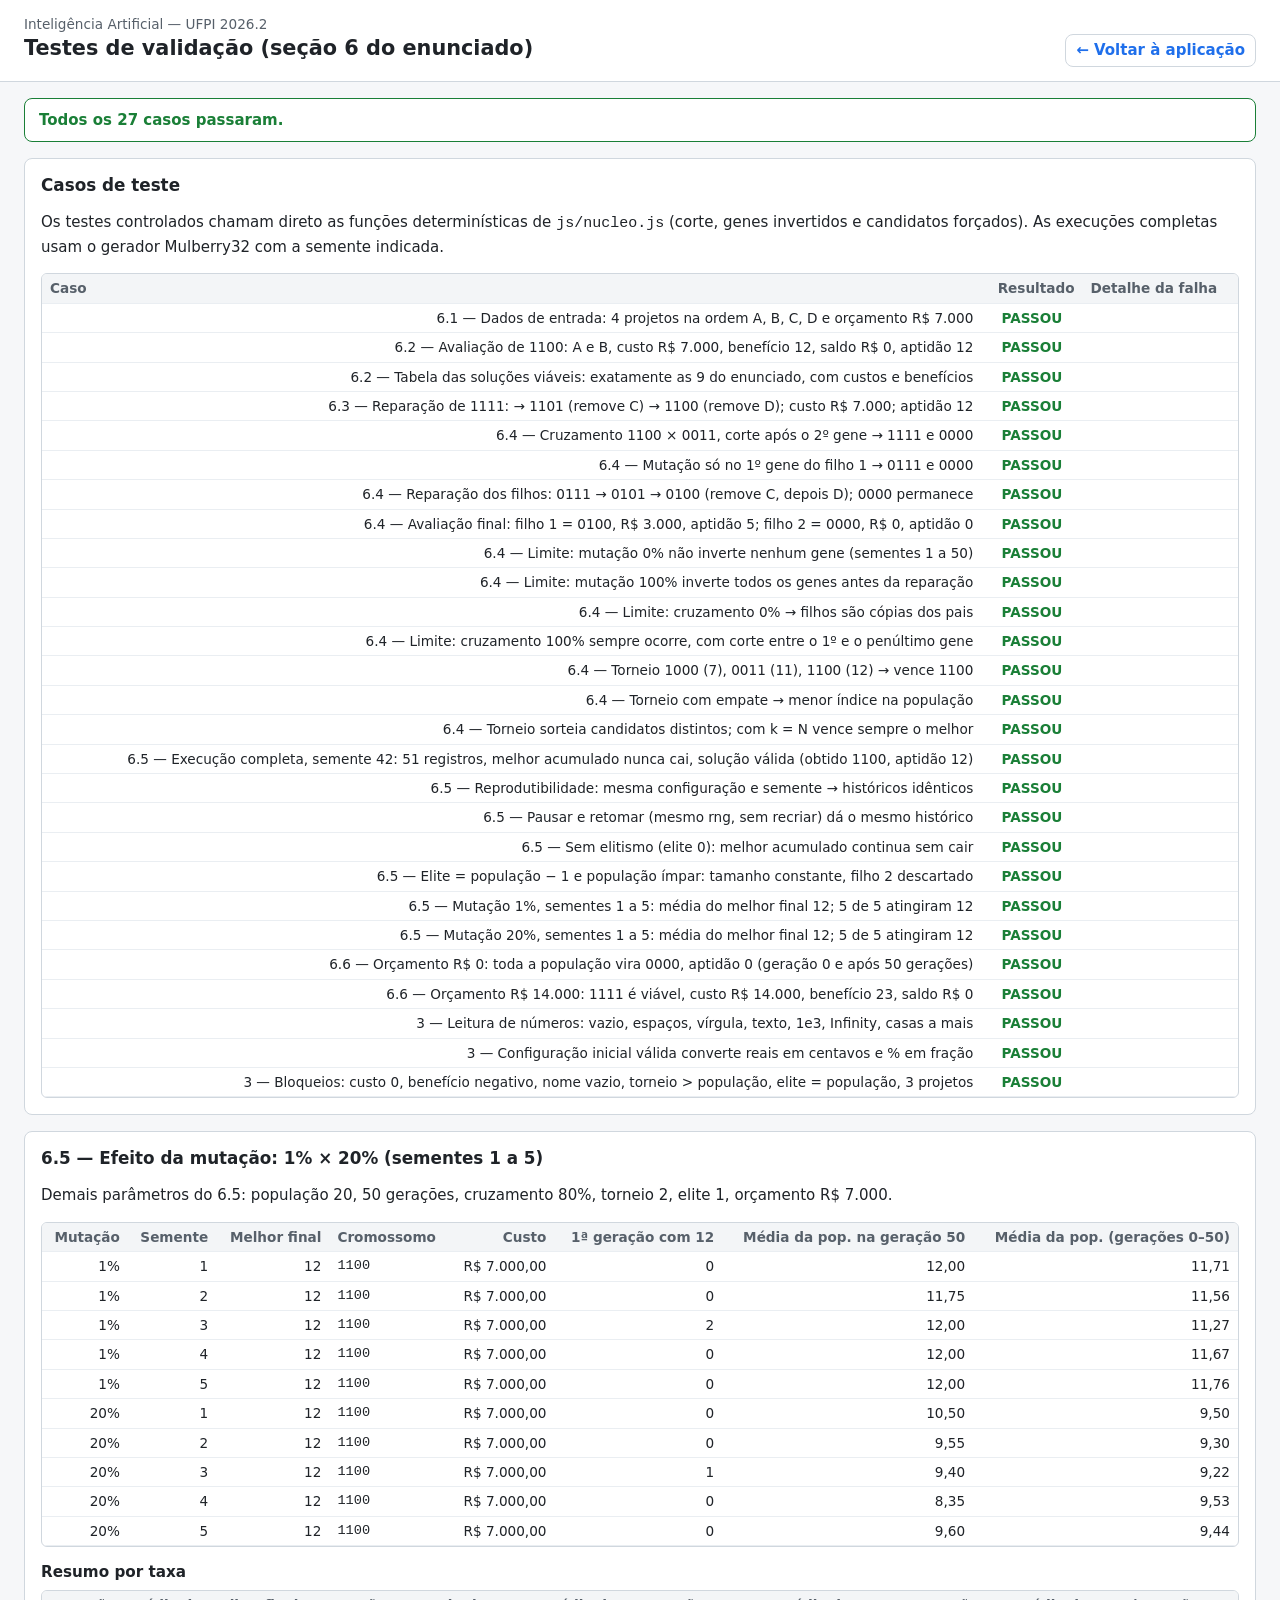
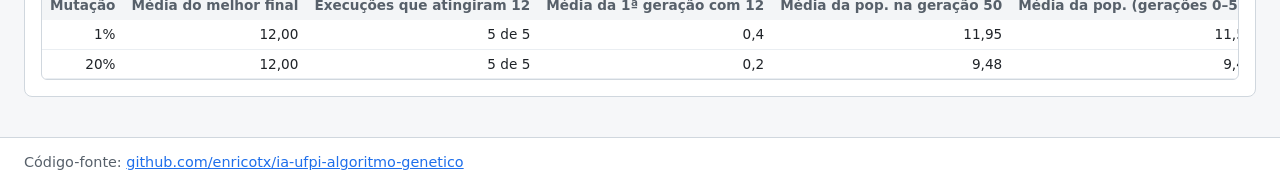
<file: testes.html>
<!doctype html>
<html lang="pt-BR">
<head>
  <meta charset="utf-8">
  <meta name="viewport" content="width=device-width, initial-scale=1">
  <title>Testes — Algoritmo Genético</title>
  <link rel="stylesheet" href="css/estilo.css">
</head>
<body>
  <header class="cabecalho">
    <div class="disciplina">Inteligência Artificial — UFPI 2026.2</div>
    <div class="linha">
      <h1>Testes de validação (seção 6 do enunciado)</h1>
      <a class="link-repo" href="index.html">← Voltar à aplicação</a>
    </div>
  </header>

  <main class="coluna" style="padding: 16px 24px;">
    <div id="resumo" class="status">Rodando testes…</div>

    <section class="painel">
      <h2>Casos de teste</h2>
      <p class="dica">Os testes controlados chamam direto as funções determinísticas de <code>js/nucleo.js</code> (corte, genes invertidos e candidatos forçados). As execuções completas usam o gerador Mulberry32 com a semente indicada.</p>
      <div class="rolagem" style="max-height: none;">
        <table class="dados testes">
          <thead><tr><th class="esq">Caso</th><th>Resultado</th><th class="esq">Detalhe da falha</th></tr></thead>
          <tbody id="corpo-testes"></tbody>
        </table>
      </div>
    </section>

    <section class="painel">
      <h2>6.5 — Efeito da mutação: 1% × 20% (sementes 1 a 5)</h2>
      <p class="dica">Demais parâmetros do 6.5: população 20, 50 gerações, cruzamento 80%, torneio 2, elite 1, orçamento R$ 7.000.</p>
      <div class="rolagem" style="max-height: none;">
        <table class="dados">
          <thead><tr><th>Mutação</th><th>Semente</th><th>Melhor final</th><th class="esq">Cromossomo</th><th>Custo</th><th>1ª geração com 12</th><th>Média da pop. na geração 50</th><th>Média da pop. (gerações 0–50)</th></tr></thead>
          <tbody id="corpo-mutacao"></tbody>
        </table>
      </div>
      <h3>Resumo por taxa</h3>
      <div class="rolagem" style="max-height: none;">
        <table class="dados">
          <thead><tr><th>Mutação</th><th>Média do melhor final</th><th>Execuções que atingiram 12</th><th>Média da 1ª geração com 12</th><th>Média da pop. na geração 50</th><th>Média da pop. (gerações 0–50)</th></tr></thead>
          <tbody id="corpo-resumo"></tbody>
        </table>
      </div>
    </section>
  </main>

  <footer class="rodape">
    Código-fonte: <a href="https://github.com/enricotx/ia-ufpi-algoritmo-genetico" target="_blank" rel="noopener">github.com/enricotx/ia-ufpi-algoritmo-genetico</a>
  </footer>

  <script type="module">
    import { rodarTodos, mostrar, compararMutacao } from './js/testes.js';
    import { reais, decimal, numero, percentual } from './js/formato.js';

    const resultados = rodarTodos();
    mostrar(document.getElementById('corpo-testes'));
    const falhas = resultados.filter((r) => !r.ok).length;
    const resumo = document.getElementById('resumo');
    resumo.textContent = falhas === 0
      ? `Todos os ${resultados.length} casos passaram.`
      : `${falhas} de ${resultados.length} casos falharam.`;
    resumo.dataset.estado = falhas === 0 ? 'concluido' : 'invalido';

    const comp = compararMutacao();
    document.getElementById('corpo-mutacao').innerHTML = comp.linhas.map((l) => `<tr>
      <td>${percentual(l.taxa)}</td><td>${l.semente}</td><td>${numero(l.melhorFinal)}</td>
      <td class="esq mono">${l.cromossomo}</td><td>${reais(l.custo)}</td>
      <td>${l.primeiraGeracao12 ?? 'não atingiu'}</td><td>${decimal(l.mediaFinal, 2)}</td><td>${decimal(l.mediaDasMedias, 2)}</td></tr>`).join('');
    document.getElementById('corpo-resumo').innerHTML = comp.resumo.map((r) => `<tr>
      <td>${percentual(r.taxa)}</td><td>${decimal(r.mediaMelhorFinal, 2)}</td><td>${r.atingiram12} de 5</td>
      <td>${Number.isNaN(r.mediaPrimeiraGeracao12) ? '—' : decimal(r.mediaPrimeiraGeracao12, 1)}</td>
      <td>${decimal(r.mediaPopulacaoFinal, 2)}</td><td>${decimal(r.mediaPopulacaoGeral, 2)}</td></tr>`).join('');
  </script>
</body>
</html>
</file>
<file: css/estilo.css>
/* css/estilo.css — variáveis de cor e layout do padrão do grupo */
:root {
  --cor-fundo: #f6f7f9;    --cor-painel: #ffffff;    --cor-borda: #d0d7de;
  --cor-texto: #1f2328;    --cor-texto-2: #57606a;
  --cor-primaria: #1f6feb; /* botões, melhor solução */
  --cor-sucesso: #1a7f37;  --cor-erro: #cf222e;      --cor-aviso: #9a6700;
  --serie-1: #1f6feb;      --serie-2: #e8590c;       --serie-3: #2f9e44;   --serie-4: #7048e8;
  --fonte: system-ui, -apple-system, "Segoe UI", Roboto, sans-serif;
  --fonte-mono: ui-monospace, "Cascadia Code", Consolas, monospace;
  --raio: 8px;
}

* { box-sizing: border-box; }
body { margin: 0; background: var(--cor-fundo); color: var(--cor-texto); font: 15px/1.5 var(--fonte); }
a { color: var(--cor-primaria); }
h1, h2, h3 { margin: 0; line-height: 1.25; }
h2 { font-size: 1.05rem; margin-bottom: 12px; }
h3 { font-size: .95rem; margin: 16px 0 8px; }
.mono, code { font-family: var(--fonte-mono); }

/* ---------- cabeçalho e rodapé ---------- */
.cabecalho, .rodape { background: var(--cor-painel); border-bottom: 1px solid var(--cor-borda); padding: 14px 24px; }
.rodape { border-top: 1px solid var(--cor-borda); border-bottom: 0; color: var(--cor-texto-2); font-size: .9rem; margin-top: 24px; }
.cabecalho .disciplina { color: var(--cor-texto-2); font-size: .85rem; }
.cabecalho h1 { font-size: 1.3rem; }
.cabecalho .linha { display: flex; flex-wrap: wrap; gap: 8px 24px; align-items: baseline; justify-content: space-between; }
.cabecalho .autores { color: var(--cor-texto-2); font-size: .9rem; }
.link-repo { font-weight: 600; text-decoration: none; border: 1px solid var(--cor-borda); border-radius: var(--raio); padding: 4px 10px; }

/* ---------- layout ---------- */
.layout { display: grid; grid-template-columns: minmax(320px, 430px) 1fr; gap: 16px; padding: 16px 24px; align-items: start; }
.painel { background: var(--cor-painel); border: 1px solid var(--cor-borda); border-radius: var(--raio); padding: 16px; min-width: 0; }
.coluna { display: grid; gap: 16px; min-width: 0; }
@media (max-width: 900px) {
  .layout { grid-template-columns: 1fr; padding: 12px; }
  .cabecalho, .rodape { padding: 12px; }
}

/* ---------- formulário ---------- */
.campo { margin-bottom: 10px; }
.campo label { display: block; font-weight: 600; font-size: .9rem; }
.campo .dica { color: var(--cor-texto-2); font-size: .8rem; }
input[type="text"] { width: 100%; font: inherit; padding: 6px 8px; border: 1px solid var(--cor-borda); border-radius: 6px; background: #fff; color: var(--cor-texto); }
input[type="text"]:focus { outline: 2px solid var(--cor-primaria); outline-offset: -1px; }
input.invalido { border-color: var(--cor-erro); outline-color: var(--cor-erro); background: #fff5f5; }
.erro { color: var(--cor-erro); font-size: .8rem; margin-top: 2px; }
.erro:empty { display: none; }
.resumo-erros { color: var(--cor-erro); font-weight: 600; margin-bottom: 8px; }
.resumo-erros:empty { display: none; }
.grade-2 { display: grid; grid-template-columns: 1fr 1fr; gap: 0 10px; }

.tabela-projetos { width: 100%; border-collapse: collapse; font-size: .85rem; }
.tabela-projetos th { text-align: left; color: var(--cor-texto-2); font-weight: 600; padding: 2px 3px; }
.tabela-projetos td { padding: 2px 3px; vertical-align: top; }
.tabela-projetos td.gene { font-family: var(--fonte-mono); font-weight: 700; padding-top: 8px; }
.tabela-projetos input { padding: 4px 6px; }
.tabela-projetos .col-nome { width: 38%; }
.tabela-projetos .col-num { width: 26%; }
.tabela-projetos tr.linha-erro td { padding-top: 0; }

/* ---------- botões ---------- */
button { font: inherit; border: 1px solid var(--cor-borda); background: #fff; color: var(--cor-texto); border-radius: 6px; padding: 6px 12px; cursor: pointer; }
button:hover:not(:disabled) { border-color: var(--cor-primaria); }
button:disabled { opacity: .45; cursor: not-allowed; }
button.primario { background: var(--cor-primaria); border-color: var(--cor-primaria); color: #fff; font-weight: 600; }
button.pequeno { padding: 2px 8px; font-size: .8rem; }
.botoes { display: grid; grid-template-columns: 1fr 1fr; gap: 8px; margin: 12px 0; }
.acoes-linha { display: flex; gap: 8px; flex-wrap: wrap; margin: 6px 0 12px; }
.velocidade { display: flex; align-items: center; gap: 8px; font-size: .85rem; }
.velocidade input { flex: 1; }

/* ---------- status e métricas ---------- */
.status { border-radius: var(--raio); padding: 10px 14px; font-weight: 600; border: 1px solid var(--cor-borda); background: var(--cor-painel); }
.status[data-estado="executando"] { border-color: var(--cor-primaria); color: var(--cor-primaria); }
.status[data-estado="pausado"] { border-color: var(--cor-aviso); color: var(--cor-aviso); }
.status[data-estado="concluido"] { border-color: var(--cor-sucesso); color: var(--cor-sucesso); }
.status[data-estado="desatualizado"], .status[data-estado="invalido"] { border-color: var(--cor-erro); color: var(--cor-erro); background: #fff5f5; }

.cartoes { display: grid; grid-template-columns: repeat(4, 1fr); gap: 12px; }
.cartao { background: var(--cor-painel); border: 1px solid var(--cor-borda); border-radius: var(--raio); padding: 10px 14px; }
.cartao .rotulo { color: var(--cor-texto-2); font-size: .8rem; }
.cartao .valor { font-size: 1.5rem; font-weight: 700; font-variant-numeric: tabular-nums; }
.cartao .valor.vazio { font-size: .9rem; font-weight: 400; color: var(--cor-texto-2); padding: 8px 0; }
.cartao.destaque .valor { color: var(--serie-1); }
@media (max-width: 1100px) { .cartoes { grid-template-columns: repeat(2, 1fr); } }

/* ---------- cromossomos ---------- */
.bits { display: inline-flex; gap: 3px; font-family: var(--fonte-mono); }
.bit { display: inline-grid; place-items: center; width: 26px; height: 30px; border-radius: 4px; font-weight: 700; border: 1px solid var(--cor-borda); }
.bit.um { background: var(--cor-primaria); color: #fff; border-color: var(--cor-primaria); }
.bit.zero { background: #eef1f4; color: var(--cor-texto-2); }
.bit .letra { display: block; font-size: .6rem; line-height: 1; opacity: .8; }
.melhor-solucao { display: grid; grid-template-columns: auto 1fr; gap: 6px 16px; align-items: center; }
.melhor-solucao dt { color: var(--cor-texto-2); font-size: .85rem; }
.melhor-solucao dd { margin: 0; }

/* ---------- tabelas ---------- */
.rolagem { max-height: 320px; overflow: auto; border: 1px solid var(--cor-borda); border-radius: 6px; }
table.dados { width: 100%; border-collapse: collapse; font-size: .85rem; font-variant-numeric: tabular-nums; }
table.dados th, table.dados td { padding: 4px 8px; border-bottom: 1px solid #eaeef2; text-align: right; white-space: nowrap; }
table.dados th { position: sticky; top: 0; background: #f3f5f7; color: var(--cor-texto-2); }
table.dados td.esq, table.dados th.esq { text-align: left; }
table.dados tr.elite td { background: #eef5ff; }
table.dados tr.melhor td { font-weight: 700; }
.marca-elite { color: var(--cor-primaria); font-weight: 700; }

/* ---------- gráfico ---------- */
.grafico { position: relative; height: 280px; }

/* ---------- animação ---------- */
.anim-controles { display: flex; flex-wrap: wrap; gap: 8px; align-items: center; margin-bottom: 8px; font-size: .85rem; }
.anim-controles select { font: inherit; padding: 4px; border-radius: 6px; border: 1px solid var(--cor-borda); }
.anim-palco { width: 100%; max-height: 340px; border: 1px solid var(--cor-borda); border-radius: 6px; background: #fbfcfd; display: block; }
.anim-legenda { margin-top: 8px; min-height: 2.6em; font-size: .9rem; }
.anim-legenda b { color: var(--cor-primaria); }

/* ---------- logs ---------- */
.logs details { border: 1px solid var(--cor-borda); border-radius: 6px; margin-bottom: 6px; background: #fff; }
.logs summary { cursor: pointer; padding: 6px 10px; font-weight: 600; }
.logs .corpo { padding: 4px 12px 10px; font-size: .85rem; }
.logs .corpo p { margin: 3px 0; }
.logs .corpo .par { border-left: 3px solid var(--cor-borda); padding-left: 8px; margin: 8px 0; }
.logs code { background: #f3f5f7; padding: 0 4px; border-radius: 4px; }
.logs .lista { max-height: 520px; overflow: auto; }
.descartado { color: var(--cor-texto-2); text-decoration: line-through; }

/* ---------- testes.html ---------- */
.testes td:nth-child(2) { font-weight: 700; text-align: center; }
.testes tr.ok td:nth-child(2) { color: var(--cor-sucesso); }
.testes tr.falha td:nth-child(2) { color: var(--cor-erro); }
.testes td { white-space: normal; text-align: left; }
</file>
